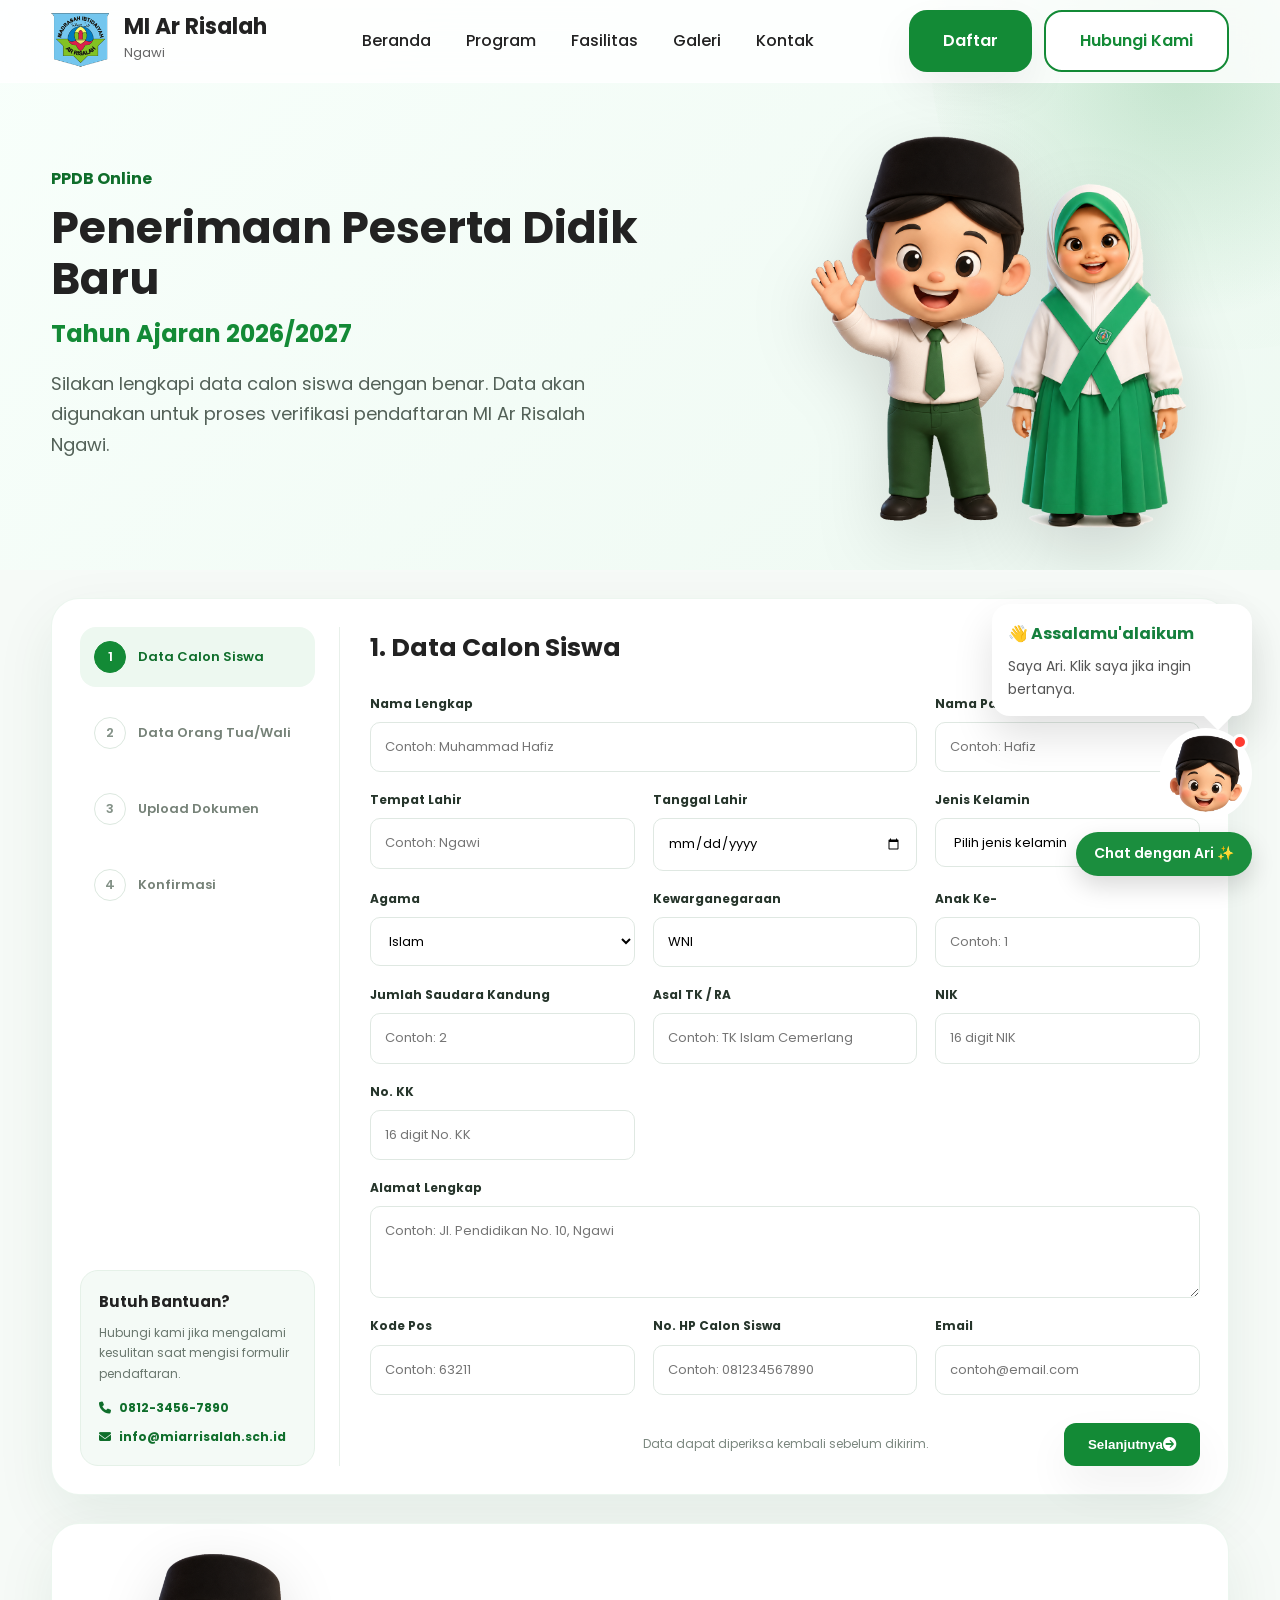
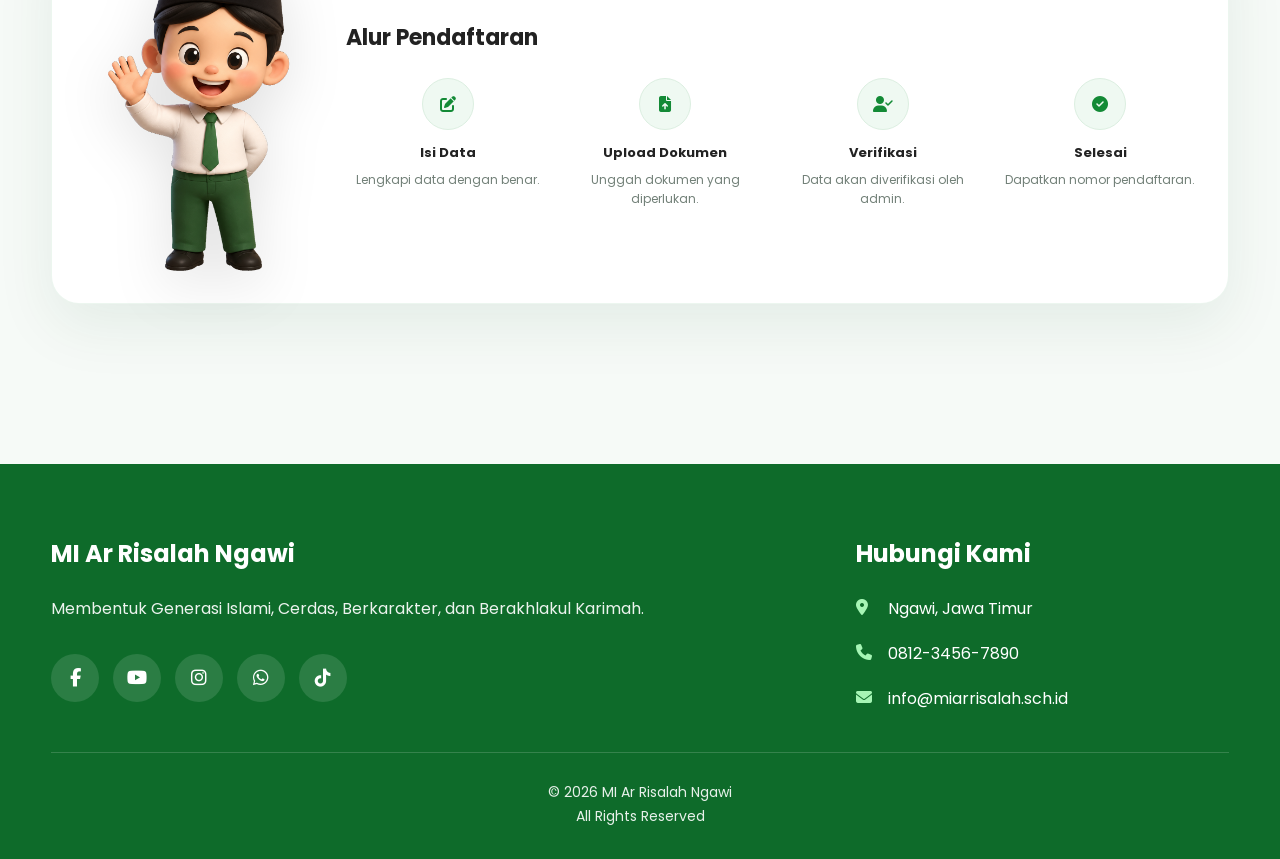
<file: mi/ppdb.html>
<!DOCTYPE html>
<html lang="id">
<head>
<meta charset="UTF-8">
<meta name="viewport" content="width=device-width, initial-scale=1.0">
<title>PPDB Online - MI Ar Risalah Ngawi</title>
<meta name="description" content="Formulir PPDB Online MI Ar Risalah Ngawi Tahun Ajaran 2026/2027">
<link rel="preconnect" href="https://fonts.googleapis.com">
<link rel="preconnect" href="https://fonts.gstatic.com" crossorigin>
<link href="https://fonts.googleapis.com/css2?family=Poppins:wght@300;400;500;600;700&display=swap" rel="stylesheet">
<link rel="stylesheet" href="https://cdnjs.cloudflare.com/ajax/libs/font-awesome/6.7.1/css/all.min.css">
<link rel="stylesheet" href="css/style.css">
<style>
:root{
--ppdb-soft:#f4fbf6;
--ppdb-line:#e8f0ea;
--ppdb-muted:#6f7f75;
}
body{background:#f6faf7;}
.ppdb-hero{padding:132px 0 42px;background:linear-gradient(135deg,#f8fffb 0%,#eef9f2 100%);position:relative;overflow:hidden;}
.ppdb-hero::after{content:"";position:absolute;right:-160px;top:-190px;width:520px;height:520px;border-radius:50%;background:radial-gradient(rgba(19,138,54,.18),transparent 68%);}
.ppdb-hero-grid{display:grid;grid-template-columns:1.2fr .8fr;align-items:center;gap:30px;position:relative;z-index:1;}
.ppdb-kicker{display:block;font-weight:700;color:#0f6e2b;margin-bottom:10px;}
.ppdb-hero h1{font-size:44px;line-height:1.16;margin-bottom:10px;}
.ppdb-year{font-size:24px;color:#138a36;font-weight:700;margin-bottom:14px;}
.ppdb-hero p{color:#536158;max-width:560px;}
.ppdb-mascot-wrap{
display:flex;
justify-content:center;
align-items:flex-end;
gap:0;
min-height:240px;
}

.ppdb-mascot{
width:min(205px,42vw);
height:auto;
object-fit:contain;
filter:drop-shadow(0 24px 34px rgba(0,0,0,.14));
animation:floatAri 3.8s ease-in-out infinite;
}

.ppdb-mascot-wrap .ppdb-mascot:first-child{
width:min(230px,45vw);
z-index:2;
transform:translateX(18px);
}

.ppdb-mascot-wrap .ppdb-mascot:last-child{
width:min(195px,39vw);
z-index:1;
transform:translateX(-18px);
animation-delay:.25s;
}
.ppdb-card{background:#fff;border-radius:28px;box-shadow:0 22px 60px rgba(13,82,35,.08);border:1px solid rgba(19,138,54,.08);}
.ppdb-shell{padding:28px 0 70px;}
.ppdb-form-layout{display:grid;grid-template-columns:260px 1fr;gap:30px;padding:28px;}
.ppdb-sidebar{border-right:1px solid var(--ppdb-line);padding-right:24px;display:flex;flex-direction:column;gap:26px;}
.ppdb-steps{display:flex;flex-direction:column;gap:16px;position:relative;}
.ppdb-step{display:flex;align-items:center;gap:12px;width:100%;padding:14px;border:0;border-radius:16px;background:transparent;text-align:left;font:inherit;color:#768278;font-weight:600;font-size:13px;cursor:pointer;transition:.25s;}
.ppdb-step span{width:32px;height:32px;border-radius:50%;display:flex;align-items:center;justify-content:center;border:1px solid #dce8df;background:#fff;color:#849288;flex-shrink:0;}
.ppdb-step.active{background:#edf8f0;color:#0f6e2b;}
.ppdb-step.active span{background:#138a36;color:#fff;border-color:#138a36;}
.ppdb-help{background:#f4faf6;border:1px solid #e5f1e8;border-radius:18px;padding:18px;margin-top:auto;}
.ppdb-help h3{font-size:15px;margin-bottom:8px;}
.ppdb-help p{font-size:12px;color:#69776e;line-height:1.7;margin-bottom:14px;}
.ppdb-help a{display:flex;align-items:center;gap:8px;color:#0f6e2b;font-weight:700;font-size:12px;margin-top:8px;}
.ppdb-main{min-width:0;}
.ppdb-panel{display:none;}
.ppdb-panel.active{display:block;}
.ppdb-panel h2{font-size:25px;margin-bottom:24px;}
.ppdb-grid{display:grid;grid-template-columns:repeat(3,1fr);gap:18px;}
.ppdb-field{display:flex;flex-direction:column;gap:8px;}
.ppdb-field.wide{grid-column:1/-1;}
.ppdb-field.half{grid-column:span 2;}
.ppdb-field label{font-size:12px;font-weight:700;color:#26352b;}
.ppdb-field input,.ppdb-field select,.ppdb-field textarea{width:100%;border:1px solid #dfe8e2;border-radius:10px;padding:13px 14px;font:inherit;font-size:13px;outline:none;background:#fff;transition:.2s;}
.ppdb-field textarea{min-height:92px;resize:vertical;}
.ppdb-field input:focus,.ppdb-field select:focus,.ppdb-field textarea:focus{border-color:#138a36;box-shadow:0 0 0 4px rgba(19,138,54,.09);}
.ppdb-actions{display:flex;justify-content:space-between;align-items:center;gap:12px;margin-top:28px;}
.ppdb-actions .btn-primary,.ppdb-actions .btn-outline{width:auto;border-radius:12px;padding:14px 24px;border:none;cursor:pointer;}
.ppdb-note{font-size:12px;color:#7b877f;}
.ppdb-upload-grid{display:grid;grid-template-columns:repeat(2,1fr);gap:18px;}
.ppdb-upload{border:1.5px dashed #cfe2d4;background:#fbfefc;border-radius:18px;padding:18px;display:flex;gap:14px;align-items:flex-start;}
.ppdb-upload i{width:42px;height:42px;border-radius:14px;background:#eaf8ee;color:#138a36;display:flex;align-items:center;justify-content:center;flex-shrink:0;}
.ppdb-upload strong{display:block;margin-bottom:6px;}
.ppdb-upload small{display:block;color:#748077;margin-bottom:12px;}
.ppdb-upload input{font-size:12px;}
.ppdb-summary{display:grid;grid-template-columns:repeat(2,1fr);gap:14px;}
.ppdb-summary div{background:#f7fbf8;border:1px solid #e5f1e8;border-radius:14px;padding:14px;}
.ppdb-summary span{display:block;font-size:12px;color:#758078;margin-bottom:4px;}
.ppdb-summary strong{font-size:14px;}
.ppdb-consent{display:flex;align-items:flex-start;gap:10px;margin-top:20px;font-size:13px;color:#5c6860;}
.ppdb-consent input{margin-top:4px;}
.ppdb-status{display:none;margin-top:18px;padding:14px 16px;border-radius:14px;font-size:13px;font-weight:600;}
.ppdb-status.show{display:block;}
.ppdb-status.ok{background:#eaf8ee;color:#0f6e2b;}
.ppdb-status.error{background:#fff1f1;color:#a72525;}
.ppdb-flow{margin-top:28px;padding:26px;display:grid;grid-template-columns:240px 1fr;gap:28px;align-items:center;}
.ppdb-flow img{width:190px;margin:auto;filter:drop-shadow(0 16px 28px rgba(0,0,0,.12));}
.ppdb-flow h2{font-size:22px;margin-bottom:22px;}
.ppdb-flow-list{display:grid;grid-template-columns:repeat(4,1fr);gap:14px;}
.ppdb-flow-item{text-align:center;position:relative;}
.ppdb-flow-icon{width:52px;height:52px;border-radius:50%;background:#eff9f2;border:1px solid #dcefe1;color:#138a36;display:flex;align-items:center;justify-content:center;margin:0 auto 12px;}
.ppdb-flow-item strong{display:block;font-size:13px;margin-bottom:5px;}
.ppdb-flow-item p{font-size:12px;color:#728078;line-height:1.6;}
.ppdb-chat-intro strong{color:#138a36;}
@media(max-width:980px){.ppdb-hero-grid,.ppdb-form-layout,.ppdb-flow{grid-template-columns:1fr}.ppdb-sidebar{border-right:0;border-bottom:1px solid var(--ppdb-line);padding-right:0;padding-bottom:20px}.ppdb-steps{display:grid;grid-template-columns:repeat(2,1fr)}.ppdb-grid{grid-template-columns:repeat(2,1fr)}.ppdb-flow-list{grid-template-columns:repeat(2,1fr)}}
@media(max-width:768px){.ppdb-hero{padding-top:112px}.ppdb-hero h1{font-size:34px}.ppdb-year{font-size:20px}.ppdb-form-layout{padding:18px}.ppdb-steps{grid-template-columns:1fr}.ppdb-grid,.ppdb-upload-grid,.ppdb-summary{grid-template-columns:1fr}.ppdb-field.half{grid-column:1/-1}.ppdb-flow{padding:20px}.ppdb-flow-list{grid-template-columns:1fr}.ppdb-actions{flex-direction:column-reverse;align-items:stretch}.ppdb-actions .btn-primary,.ppdb-actions .btn-outline{width:100%}.ari-chat{height:78dvh}

.ppdb-mascot-wrap .ppdb-mascot:first-child{
width:46vw;
transform:translateX(12px);
}

.ppdb-mascot-wrap .ppdb-mascot:last-child{
width:39vw;
transform:translateX(-12px);
}

}
</style>
</head>
<body>
<header class="header">
<div class="container">
<div class="logo">
<img src="assets/img/logo.png" alt="Logo MI Ar Risalah">
<div class="logo-text">
<h2>MI Ar Risalah</h2>
<span>Ngawi</span>
</div>
</div>
<nav>
<a href="index.html#hero">Beranda</a>
<a href="index.html#program">Program</a>
<a href="index.html#facility">Fasilitas</a>
<a href="index.html#gallery">Galeri</a>
<a href="index.html#contact">Kontak</a>
</nav>
<div class="header-button">
<a href="ppdb.html" class="btn-primary">Daftar</a>
<a href="index.html#contact" class="btn-outline">Hubungi Kami</a>
</div>
</div>
</header>

<main>
<section class="ppdb-hero hero" id="hero">
<div class="container ppdb-hero-grid">
<div>
<span class="ppdb-kicker">PPDB Online</span>
<h1>Penerimaan Peserta Didik Baru</h1>
<div class="ppdb-year">Tahun Ajaran 2026/2027</div>
<p>Silakan lengkapi data calon siswa dengan benar. Data akan digunakan untuk proses verifikasi pendaftaran MI Ar Risalah Ngawi.</p>
</div>
<div class="ppdb-mascot-wrap">
<img class="ppdb-mascot" src="assets/mascot/ari.png" alt="maskot ari">
<img class="ppdb-mascot" src="assets/mascot/risa.png" alt="maskot risa">
</div>
</div>
</section>

<section class="ppdb-shell section">
<div class="container">
<form class="ppdb-card ppdb-form-layout" id="ppdbForm">
<aside class="ppdb-sidebar">
<div class="ppdb-steps" aria-label="Tahapan formulir PPDB">
<button class="ppdb-step active" type="button" data-step="0"><span>1</span>Data Calon Siswa</button>
<button class="ppdb-step" type="button" data-step="1"><span>2</span>Data Orang Tua/Wali</button>
<button class="ppdb-step" type="button" data-step="2"><span>3</span>Upload Dokumen</button>
<button class="ppdb-step" type="button" data-step="3"><span>4</span>Konfirmasi</button>
</div>
<div class="ppdb-help">
<h3>Butuh Bantuan?</h3>
<p>Hubungi kami jika mengalami kesulitan saat mengisi formulir pendaftaran.</p>
<a href="tel:081234567890"><i class="fa-solid fa-phone"></i>0812-3456-7890</a>
<a href="mailto:info@miarrisalah.sch.id"><i class="fa-solid fa-envelope"></i>info@miarrisalah.sch.id</a>
</div>
</aside>

<div class="ppdb-main">
<div class="ppdb-panel active" data-panel="0">
<h2>1. Data Calon Siswa</h2>
<div class="ppdb-grid">
<div class="ppdb-field half"><label>Nama Lengkap</label><input name="nama_lengkap" type="text" placeholder="Contoh: Muhammad Hafiz" required></div>
<div class="ppdb-field"><label>Nama Panggilan</label><input name="nama_panggilan" type="text" placeholder="Contoh: Hafiz"></div>
<div class="ppdb-field"><label>Tempat Lahir</label><input name="tempat_lahir" type="text" placeholder="Contoh: Ngawi" required></div>
<div class="ppdb-field"><label>Tanggal Lahir</label><input name="tanggal_lahir" type="date" required></div>
<div class="ppdb-field"><label>Jenis Kelamin</label><select name="jenis_kelamin" required><option value="">Pilih jenis kelamin</option><option>Laki-laki</option><option>Perempuan</option></select></div>
<div class="ppdb-field"><label>Agama</label><select name="agama" required><option>Islam</option></select></div>
<div class="ppdb-field"><label>Kewarganegaraan</label><input name="kewarganegaraan" type="text" value="WNI"></div>
<div class="ppdb-field"><label>Anak Ke-</label><input name="anak_ke" type="number" min="1" placeholder="Contoh: 1"></div>
<div class="ppdb-field"><label>Jumlah Saudara Kandung</label><input name="jumlah_saudara" type="number" min="0" placeholder="Contoh: 2"></div>
<div class="ppdb-field"><label>Asal TK / RA</label><input name="asal_sekolah" type="text" placeholder="Contoh: TK Islam Cemerlang"></div>
<div class="ppdb-field"><label>NIK</label><input name="nik" type="text" inputmode="numeric" maxlength="16" placeholder="16 digit NIK"></div>
<div class="ppdb-field"><label>No. KK</label><input name="no_kk" type="text" inputmode="numeric" maxlength="16" placeholder="16 digit No. KK"></div>
<div class="ppdb-field wide"><label>Alamat Lengkap</label><textarea name="alamat" placeholder="Contoh: Jl. Pendidikan No. 10, Ngawi" required></textarea></div>
<div class="ppdb-field"><label>Kode Pos</label><input name="kode_pos" type="text" inputmode="numeric" placeholder="Contoh: 63211"></div>
<div class="ppdb-field"><label>No. HP Calon Siswa</label><input name="hp_siswa" type="tel" placeholder="Contoh: 081234567890"></div>
<div class="ppdb-field"><label>Email</label><input name="email" type="email" placeholder="contoh@email.com"></div>
</div>
</div>

<div class="ppdb-panel" data-panel="1">
<h2>2. Data Orang Tua / Wali</h2>
<div class="ppdb-grid">
<div class="ppdb-field"><label>Nama Ayah</label><input name="nama_ayah" type="text" placeholder="Nama lengkap ayah" required></div>
<div class="ppdb-field"><label>Pekerjaan Ayah</label><input name="pekerjaan_ayah" type="text" placeholder="Contoh: Wiraswasta"></div>
<div class="ppdb-field"><label>No. HP Ayah</label><input name="hp_ayah" type="tel" placeholder="0812xxxx"></div>
<div class="ppdb-field"><label>Nama Ibu</label><input name="nama_ibu" type="text" placeholder="Nama lengkap ibu" required></div>
<div class="ppdb-field"><label>Pekerjaan Ibu</label><input name="pekerjaan_ibu" type="text" placeholder="Contoh: Guru"></div>
<div class="ppdb-field"><label>No. HP Ibu</label><input name="hp_ibu" type="tel" placeholder="0812xxxx"></div>
<div class="ppdb-field"><label>Nama Wali</label><input name="nama_wali" type="text" placeholder="Isi jika tinggal dengan wali"></div>
<div class="ppdb-field"><label>Hubungan Wali</label><input name="hubungan_wali" type="text" placeholder="Contoh: Paman"></div>
<div class="ppdb-field"><label>No. HP Wali</label><input name="hp_wali" type="tel" placeholder="0812xxxx"></div>
<div class="ppdb-field wide"><label>Alamat Orang Tua / Wali</label><textarea name="alamat_ortu" placeholder="Kosongkan jika sama dengan alamat calon siswa"></textarea></div>
</div>
</div>

<div class="ppdb-panel" data-panel="2">
<h2>3. Upload Dokumen</h2>
<div class="ppdb-upload-grid">
<label class="ppdb-upload"><i class="fa-solid fa-id-card"></i><div><strong>Akta Kelahiran</strong><small>Format JPG, PNG, atau PDF.</small><input name="akta" type="file" accept=".jpg,.jpeg,.png,.pdf"></div></label>
<label class="ppdb-upload"><i class="fa-solid fa-address-card"></i><div><strong>Kartu Keluarga</strong><small>Unggah scan/foto KK terbaru.</small><input name="kk" type="file" accept=".jpg,.jpeg,.png,.pdf"></div></label>
<label class="ppdb-upload"><i class="fa-solid fa-image-portrait"></i><div><strong>Pas Foto Anak</strong><small>Foto rapi calon siswa.</small><input name="pas_foto" type="file" accept=".jpg,.jpeg,.png"></div></label>
<label class="ppdb-upload"><i class="fa-solid fa-file-lines"></i><div><strong>Ijazah TK / RA</strong><small>Opsional jika sudah tersedia.</small><input name="ijazah" type="file" accept=".jpg,.jpeg,.png,.pdf"></div></label>
</div>
<p class="ppdb-note" style="margin-top:16px;">Catatan: upload dokumen masih dummy untuk UI. Saat integrasi Google Sheet final, file bisa diarahkan ke Google Drive atau dikirim sebagai link.</p>
</div>

<div class="ppdb-panel" data-panel="3">
<h2>4. Konfirmasi Pendaftaran</h2>
<div class="ppdb-summary" id="ppdbSummary">
<div><span>Nama Calon Siswa</span><strong>-</strong></div>
<div><span>Tempat, Tanggal Lahir</span><strong>-</strong></div>
<div><span>Jenis Kelamin</span><strong>-</strong></div>
<div><span>Asal TK / RA</span><strong>-</strong></div>
<div><span>Nama Ayah</span><strong>-</strong></div>
<div><span>Nama Ibu</span><strong>-</strong></div>
</div>
<label class="ppdb-consent"><input type="checkbox" name="persetujuan" required><span>Saya menyatakan data yang diisi benar dan bersedia mengikuti proses verifikasi PPDB MI Ar Risalah Ngawi.</span></label>
<div class="ppdb-status" id="ppdbStatus"></div>
</div>

<div class="ppdb-actions">
<button class="btn-outline" type="button" id="prevStep" style="visibility:hidden"><i class="fa-solid fa-arrow-left"></i> Sebelumnya</button>
<span class="ppdb-note">Data dapat diperiksa kembali sebelum dikirim.</span>
<button class="btn-primary" type="button" id="nextStep">Selanjutnya <i class="fa-solid fa-circle-arrow-right"></i></button>
</div>
</div>
</form>

<section class="ppdb-card ppdb-flow">
<img src="assets/mascot/ari.png" alt="Ari membantu PPDB">
<div>
<h2>Alur Pendaftaran</h2>
<div class="ppdb-flow-list">
<div class="ppdb-flow-item"><div class="ppdb-flow-icon"><i class="fa-solid fa-pen-to-square"></i></div><strong>Isi Data</strong><p>Lengkapi data dengan benar.</p></div>
<div class="ppdb-flow-item"><div class="ppdb-flow-icon"><i class="fa-solid fa-file-arrow-up"></i></div><strong>Upload Dokumen</strong><p>Unggah dokumen yang diperlukan.</p></div>
<div class="ppdb-flow-item"><div class="ppdb-flow-icon"><i class="fa-solid fa-user-check"></i></div><strong>Verifikasi</strong><p>Data akan diverifikasi oleh admin.</p></div>
<div class="ppdb-flow-item"><div class="ppdb-flow-icon"><i class="fa-solid fa-circle-check"></i></div><strong>Selesai</strong><p>Dapatkan nomor pendaftaran.</p></div>
</div>
</div>
</section>
</div>
</section>
</main>

<footer class="footer">
<div class="container">
<div class="footer-grid">
<div>
<h3>MI Ar Risalah Ngawi</h3>
<p>Membentuk Generasi Islami, Cerdas, Berkarakter, dan Berakhlakul Karimah.</p>
<div class="social">
<a href="#"><i class="fab fa-facebook-f"></i></a>
<a href="#"><i class="fab fa-youtube"></i></a>
<a href="#"><i class="fab fa-instagram"></i></a>
<a href="#"><i class="fab fa-whatsapp"></i></a>
<a href="#"><i class="fab fa-tiktok"></i></a>
</div>
</div>
<div>
<h3>Hubungi Kami</h3>
<ul class="contact">
<li><i class="fa-solid fa-location-dot"></i>Ngawi, Jawa Timur</li>
<li><i class="fa-solid fa-phone"></i>0812-3456-7890</li>
<li><i class="fa-solid fa-envelope"></i>info@miarrisalah.sch.id</li>
</ul>
</div>
</div>
<div class="copyright">© 2026 MI Ar Risalah Ngawi<br>All Rights Reserved</div>
</div>
</footer>

<div class="ari-launcher" id="ariLauncher">
<div class="ari-bubble">
<div class="bubble-title">👋 Assalamu'alaikum</div>
<div class="bubble-text" id="bubbleText">Saya Ari. Klik saya jika ingin bertanya seputar PPDB.</div>
</div>
<div class="ari-avatar"><span class="online-dot"></span><img src="assets/mascot/icon-ari.png" alt="Ari"></div>
<div class="ari-label">Chat dengan Ari ✨</div>
</div>

<div class="ari-chat" id="ariChat">
<div class="ari-chat-header">
<div class="ari-chat-profile">
<img src="assets/mascot/icon-ari.png" alt="Ari">
<div><h3>Ari</h3><span>Asisten Virtual MI Ar Risalah</span><small><span class="online-status"></span>Online</small></div>
</div>
<button id="closeChat" type="button"><i class="fa-solid fa-xmark"></i></button>
</div>
<div class="ari-chat-body" id="chatBody">
<div class="ari-message-left">
<img src="assets/mascot/icon-ari.png" alt="Ari">
<div class="chat-bubble ppdb-chat-intro"><strong>PPDB Online siap dibantu.</strong><br><br>Saya bisa membantu menjelaskan alur pendaftaran, dokumen, dan kontak sekolah.</div>
</div>
</div>
<div class="ari-quick">
<button data-topic="ppdb">📋 Isi Data</button>
<button data-topic="dokumen">📎 Dokumen</button>
<button data-topic="verifikasi">✅ Verifikasi</button>
<button data-topic="kontak">☎ Kontak</button>
</div>
<div class="ari-chat-input">
<input id="chatInput" type="text" placeholder="Tanyakan di sini...">
<button id="sendMessage" type="button"><i class="fa-solid fa-paper-plane"></i></button>
</div>
</div>

<script>
const GOOGLE_SHEET_WEB_APP_URL = "PASTE_URL_GOOGLE_APPS_SCRIPT_DI_SINI";
const form = document.getElementById("ppdbForm");
const panels = Array.from(document.querySelectorAll(".ppdb-panel"));
const steps = Array.from(document.querySelectorAll(".ppdb-step"));
const prevBtn = document.getElementById("prevStep");
const nextBtn = document.getElementById("nextStep");
const statusBox = document.getElementById("ppdbStatus");
let currentStep = 0;

function setStep(index){
currentStep = Math.max(0, Math.min(index, panels.length - 1));
panels.forEach((panel, i) => panel.classList.toggle("active", i === currentStep));
steps.forEach((step, i) => step.classList.toggle("active", i === currentStep));
prevBtn.style.visibility = currentStep === 0 ? "hidden" : "visible";
nextBtn.innerHTML = currentStep === panels.length - 1 ? 'Kirim Pendaftaran <i class="fa-solid fa-paper-plane"></i>' : 'Selanjutnya <i class="fa-solid fa-circle-arrow-right"></i>';
if(currentStep === panels.length - 1){ updateSummary(); }
}

function currentPanelIsValid(){
const fields = panels[currentStep].querySelectorAll("input,select,textarea");
for(const field of fields){
if(!field.checkValidity()){
field.reportValidity();
return false;
}
}
return true;
}

function fieldValue(name){
const field = form.elements[name];
return field ? field.value || "-" : "-";
}

function updateSummary(){
const rows = document.querySelectorAll("#ppdbSummary strong");
const ttl = `${fieldValue("tempat_lahir")}, ${fieldValue("tanggal_lahir")}`;
const values = [fieldValue("nama_lengkap"), ttl, fieldValue("jenis_kelamin"), fieldValue("asal_sekolah"), fieldValue("nama_ayah"), fieldValue("nama_ibu")];
rows.forEach((row, i) => row.textContent = values[i] || "-");
}

async function submitDummy(){
if(!currentPanelIsValid()) return;
statusBox.className = "ppdb-status show ok";
statusBox.textContent = "Mode dummy: data berhasil disiapkan. Nanti URL Google Apps Script tinggal dipasang untuk kirim otomatis ke Google Sheet.";

const payload = new FormData(form);
payload.append("submitted_at", new Date().toISOString());

if(GOOGLE_SHEET_WEB_APP_URL.includes("PASTE_URL")){
console.log("PPDB dummy payload", Object.fromEntries(payload.entries()));
return;
}

try{
await fetch(GOOGLE_SHEET_WEB_APP_URL, { method:"POST", body:payload, mode:"no-cors" });
statusBox.className = "ppdb-status show ok";
statusBox.textContent = "Pendaftaran berhasil dikirim. Admin akan melakukan verifikasi data.";
form.reset();
setStep(0);
}catch(error){
statusBox.className = "ppdb-status show error";
statusBox.textContent = "Data belum terkirim. Silakan coba lagi atau hubungi admin sekolah.";
}
}

steps.forEach(step => step.addEventListener("click", () => {
const target = Number(step.dataset.step);
if(target <= currentStep || currentPanelIsValid()) setStep(target);
}));
prevBtn.addEventListener("click", () => setStep(currentStep - 1));
nextBtn.addEventListener("click", () => currentStep === panels.length - 1 ? submitDummy() : (currentPanelIsValid() && setStep(currentStep + 1)));

const header = document.querySelector(".header");
window.addEventListener("scroll", () => {
if(window.scrollY > 30){
header.style.background = "rgba(255,255,255,.94)";
header.style.boxShadow = "0 15px 40px rgba(0,0,0,.08)";
}else{
header.style.background = "rgba(255,255,255,.82)";
header.style.boxShadow = "none";
}
});

document.querySelectorAll(".section").forEach(section => {
section.classList.add("fade-up");
});
const observer = new IntersectionObserver(entries => {
entries.forEach(entry => {
if(entry.isIntersecting){ entry.target.classList.add("show"); }
});
},{ threshold:.12 });
document.querySelectorAll(".fade-up").forEach(section => observer.observe(section));

/* ===================================================
ARI LAUNCHER + JSON ASSISTANT
=================================================== */

const launcher = document.getElementById("ariLauncher");
const bubbleBox = document.querySelector(".ari-bubble");
const chatWindow = document.getElementById("ariChat");
const closeChat = document.getElementById("closeChat");
const chatBody = document.getElementById("chatBody");
const chatInput = document.getElementById("chatInput");
const sendMessage = document.getElementById("sendMessage");
const ARI_ICON = "assets/mascot/icon-ari.png";

const bubbleMessages = [
    "Saya Ari. Klik saya jika ingin bertanya.",
    "Saya bisa menjelaskan program unggulan.",
    "Tanya seputar PPDB juga bisa.",
    "Ingin tahu fasilitas sekolah?",
    "Silakan klik saya kapan saja."
];

const assistantData = {
    school: null,
    program: [],
    facility: [],
    faq: [],
    ppdb: null,
    teachers: [],
    extracurricular: []
};

let bubbleIndex = 0;
let bubbleHideTimer = null;
let bubbleDisplayTimer = null;
let assistantReady = false;

function injectAssistantStyle() {
    if (document.getElementById("ariAssistantStyle")) return;

    const style = document.createElement("style");
    style.id = "ariAssistantStyle";
    style.textContent = `
        .ari-user-message{justify-content:flex-end;}
        .ari-user-message .chat-bubble{background:#138A36;color:#fff;margin-left:auto;}
        .typing-bubble{display:flex;gap:5px;align-items:center;padding:14px 16px;min-width:58px;}
        .typing-bubble span{width:7px;height:7px;border-radius:50%;background:#9ca3af;animation:typingDot 1s infinite ease-in-out;}
        .typing-bubble span:nth-child(2){animation-delay:.15s;}
        .typing-bubble span:nth-child(3){animation-delay:.3s;}
        .chat-bubble ul{margin:8px 0 0 18px;list-style:disc;}
        .chat-bubble li{margin:4px 0;}
        .chat-bubble a{color:#138A36;font-weight:700;}
        @keyframes typingDot{0%,80%,100%{opacity:.35;transform:translateY(0);}40%{opacity:1;transform:translateY(-4px);}}
    `;
    document.head.appendChild(style);
}

function escapeHtml(value) {
    return String(value || "").replace(/[&<>"]/g, char => ({"&":"&amp;","<":"&lt;",">":"&gt;","\"":"&quot;"}[char]));
}

async function loadJson(path, fallback) {
    try {
        const response = await fetch(path, { cache: "no-store" });
        if (!response.ok) throw new Error(path);
        return await response.json();
    } catch (error) {
        return fallback;
    }
}

async function loadAssistantData() {
    const [school, program, facility, faq, ppdb, teachers, extracurricular] = await Promise.all([
        loadJson("data/school.json", null),
        loadJson("data/program.json", []),
        loadJson("data/facility.json", []),
        loadJson("data/faq.json", []),
        loadJson("data/ppdb.json", null),
        loadJson("data/teachers.json", []),
        loadJson("data/extracurricular.json", [])
    ]);

    assistantData.school = school;
    assistantData.program = Array.isArray(program) ? program : [];
    assistantData.facility = Array.isArray(facility) ? facility : [];
    assistantData.faq = Array.isArray(faq) ? faq : [];
    assistantData.ppdb = ppdb;
    assistantData.teachers = Array.isArray(teachers) ? teachers : [];
    assistantData.extracurricular = Array.isArray(extracurricular) ? extracurricular : [];
    assistantReady = true;
}

function listItems(items, titleKey = "title") {
    if (!items || !items.length) return "Datanya belum tersedia.";
    return `<ul>${items.map(item => `<li><strong>${escapeHtml(item[titleKey] || item.name || item.question)}</strong>${item.summary ? `<br>${escapeHtml(item.summary)}` : ""}</li>`).join("")}</ul>`;
}

function formatSchool() {
    const school = assistantData.school;
    if (!school) return "Info sekolah belum tersedia di database.";
    return `<strong>${escapeHtml(school.name)}</strong><br>${escapeHtml(school.tagline)}<br><br><strong>Kontak:</strong><br>${escapeHtml(school.phone)}<br>${escapeHtml(school.email)}<br>${escapeHtml(school.address)}`;
}

function formatPPDB() {
    const ppdb = assistantData.ppdb;
    if (!ppdb) return "Info PPDB belum tersedia di database.";
    return `<strong>PPDB Tahun Ajaran ${escapeHtml(ppdb.academic_year)}</strong><br>Status: ${escapeHtml(ppdb.status)}<br><br><strong>Alur:</strong><ul>${(ppdb.steps || []).map(step => `<li>${escapeHtml(step)}</li>`).join("")}</ul><strong>Dokumen:</strong><ul>${(ppdb.documents || []).map(doc => `<li>${escapeHtml(doc)}</li>`).join("")}</ul>`;
}

function formatItem(item, type) {
    if (type === "faq") return `<strong>${escapeHtml(item.question)}</strong><br>${escapeHtml(item.answer)}`;
    if (type === "teacher") return `<strong>${escapeHtml(item.name)}</strong><br>${escapeHtml(item.role)}${item.subject ? ` - ${escapeHtml(item.subject)}` : ""}<br>${escapeHtml(item.summary)}`;
    if (type === "extracurricular") return `<strong>${escapeHtml(item.name)}</strong><br>Jadwal: ${escapeHtml(item.schedule || "Menyesuaikan")}.<br>${escapeHtml(item.summary)}`;
    return `<strong>${escapeHtml(item.title || item.name)}</strong><br>${escapeHtml(item.summary)}${item.details ? `<ul>${item.details.map(detail => `<li>${escapeHtml(detail)}</li>`).join("")}</ul>` : ""}`;
}

function answerTopic(topic) {
    const key = String(topic || "").toLowerCase();
    if (key.includes("program")) return `<strong>Program unggulan kami:</strong>${listItems(assistantData.program, "title")}`;
    if (key.includes("fasilitas") || key.includes("facility")) return `<strong>Fasilitas sekolah:</strong>${listItems(assistantData.facility, "name")}`;
    if (key.includes("ppdb") || key.includes("daftar") || key.includes("dokumen") || key.includes("verifikasi")) return formatPPDB();
    if (key.includes("guru") || key.includes("teacher")) return `<strong>Data guru sementara:</strong>${listItems(assistantData.teachers, "name")}`;
    if (key.includes("ekskul") || key.includes("extra")) return `<strong>Ekstrakurikuler:</strong>${listItems(assistantData.extracurricular, "name")}`;
    if (key.includes("kontak") || key.includes("alamat")) return formatSchool();
    return "Silakan pilih menu atau ketik pertanyaan tentang program, PPDB, fasilitas, guru, ekstrakurikuler, atau kontak sekolah.";
}

function scoreText(query, values) {
    const source = values.filter(Boolean).join(" ").toLowerCase();
    const words = query.split(/\s+/).filter(word => word.length > 2);
    return words.reduce((score, word) => score + (source.includes(word) ? 1 : 0), 0);
}

function findAnswer(question) {
    const query = question.toLowerCase().trim();
    if (!query) return "Silakan tulis pertanyaan dulu ya.";

    if (/ppdb|daftar|pendaftaran|dokumen|syarat|verifikasi/.test(query)) return formatPPDB();
    if (/kontak|telepon|whatsapp|wa|email|alamat|lokasi/.test(query)) return formatSchool();
    if (/program|unggulan/.test(query)) return answerTopic("program");
    if (/fasilitas|lab|perpus|mushola|uks|kantin|lapangan/.test(query)) return answerTopic("fasilitas");
    if (/guru|ustadz|ustadzah|wali kelas|kepala/.test(query)) return answerTopic("guru");
    if (/ekskul|ekstrakurikuler|pramuka|hadrah|olahraga|komputer/.test(query)) return answerTopic("ekskul");

    const collections = [
        ["program", assistantData.program],
        ["facility", assistantData.facility],
        ["faq", assistantData.faq],
        ["teacher", assistantData.teachers],
        ["extracurricular", assistantData.extracurricular]
    ];

    let best = null;
    collections.forEach(([type, items]) => {
        items.forEach(item => {
            const score = scoreText(query, [item.title, item.name, item.question, item.summary, item.answer, item.role, item.subject, ...(item.keywords || [])]);
            if (score > 0 && (!best || score > best.score)) best = { type, item, score };
        });
    });

    if (best) return formatItem(best.item, best.type);
    return "Maaf, saya belum menemukan jawaban yang pas di database. Coba tanyakan dengan kata kunci seperti tahfidz, PPDB, dokumen, fasilitas, guru, ekstrakurikuler, atau kontak.";
}

function addChatMessage(text, fromUser = false, asHtml = false) {
    if (!chatBody) return;
    const row = document.createElement("div");
    row.className = fromUser ? "ari-message-left ari-user-message" : "ari-message-left";
    row.innerHTML = fromUser
        ? `<div class="chat-bubble">${escapeHtml(text)}</div>`
        : `<img src="${ARI_ICON}" alt="Ari"><div class="chat-bubble">${asHtml ? text : escapeHtml(text)}</div>`;
    chatBody.appendChild(row);
    row.scrollIntoView({ behavior: "smooth", block: "end" });
}

function showTyping() {
    const row = document.createElement("div");
    row.className = "ari-message-left ari-typing";
    row.innerHTML = `<img src="${ARI_ICON}" alt="Ari"><div class="chat-bubble typing-bubble"><span></span><span></span><span></span></div>`;
    chatBody.appendChild(row);
    row.scrollIntoView({ behavior: "smooth", block: "end" });
    return row;
}

function replyWithTyping(answer) {
    const typing = showTyping();
    setTimeout(() => {
        typing.remove();
        addChatMessage(answer, false, true);
    }, 700 + Math.min(String(answer).length * 4, 500));
}

async function respondToQuestion(question) {
    if (!assistantReady) {
        await loadAssistantData();
    }
    replyWithTyping(findAnswer(question));
}

function setBubbleText() {
    const bubbleText = bubbleBox.querySelector(".bubble-text");
    if (!bubbleText) return;
    bubbleText.textContent = bubbleMessages[bubbleIndex];
    bubbleIndex = (bubbleIndex + 1) % bubbleMessages.length;
}

function showBubble() {
    if (!bubbleBox || chatWindow.classList.contains("show")) return;
    clearTimeout(bubbleHideTimer);
    clearTimeout(bubbleDisplayTimer);
    setBubbleText();
    bubbleBox.style.display = "block";
    bubbleBox.style.opacity = "0";
    bubbleBox.style.transform = "translateY(20px)";
    bubbleDisplayTimer = setTimeout(() => {
        bubbleBox.style.opacity = "1";
        bubbleBox.style.transform = "translateY(0)";
    }, 30);
    bubbleHideTimer = setTimeout(hideBubble, 5000);
}

function hideBubble() {
    if (!bubbleBox) return;
    clearTimeout(bubbleHideTimer);
    bubbleBox.style.opacity = "0";
    bubbleBox.style.transform = "translateY(15px)";
    bubbleDisplayTimer = setTimeout(() => {
        bubbleBox.style.display = "none";
    }, 400);
}

function openChat() {
    if (!launcher || !chatWindow) return;
    clearTimeout(bubbleHideTimer);
    clearTimeout(bubbleDisplayTimer);
    if (bubbleBox) bubbleBox.style.display = "none";
    launcher.style.transform = "scale(.85)";
    launcher.style.opacity = "0";
    setTimeout(() => {
        launcher.style.display = "none";
        chatWindow.classList.add("show");
    }, 250);
}

function closeChatWindow() {
    if (!launcher || !chatWindow) return;
    chatWindow.classList.remove("show");
    setTimeout(() => {
        launcher.style.display = "flex";
        launcher.style.opacity = "1";
        launcher.style.transform = "scale(1)";
        showBubble();
    }, 250);
}

function sendUserMessage() {
    const value = chatInput.value.trim();
    if (!value) return;
    addChatMessage(value, true);
    chatInput.value = "";
    respondToQuestion(value);
}

if (launcher && bubbleBox && chatWindow && closeChat) {
    injectAssistantStyle();
    loadAssistantData();

    launcher.addEventListener("click", openChat);
    closeChat.addEventListener("click", closeChatWindow);

    document.querySelectorAll(".ari-quick button").forEach(button => {
        button.addEventListener("click", () => {
            const topic = button.dataset.topic || button.dataset.reply || button.textContent;
            respondToQuestion(topic);
        });
    });

    if (sendMessage && chatInput) {
        sendMessage.addEventListener("click", sendUserMessage);
        chatInput.addEventListener("keydown", event => {
            if (event.key === "Enter") sendUserMessage();
        });
    }

    window.addEventListener("load", showBubble);
    if (document.readyState !== "loading") showBubble();
}</script>
</body>
</html>
</file>
<file: mi/css/style.css>
/* =====================================================
   EDULITE v1.0
   MI Ar Risalah Ngawi
===================================================== */

:root{

--primary:#138A36;
--primary-dark:#0F6E2B;
--primary-light:#EAF8EE;

--secondary:#F7FAF8;

--white:#ffffff;

--text:#222;

--text-light:#666;

--border:#E8E8E8;

--shadow:
0 20px 45px rgba(0,0,0,.06);

--radius:24px;

--transition:.35s;

}

/* =====================================================
RESET
===================================================== */

*{
margin:0;
padding:0;
box-sizing:border-box;
}

html{

scroll-behavior:smooth;

}

body{

font-family:'Poppins',sans-serif;

background:#F6FAF7;

color:var(--text);

line-height:1.7;

overflow-x:hidden;

}

img{

display:block;

width:100%;

}

a{

text-decoration:none;

color:inherit;

}

ul{

list-style:none;

}

.container{

width:min(1180px,92%);

margin:auto;

}

/* =====================================================
BUTTON
===================================================== */

.btn-primary{

display:inline-flex;

align-items:center;

justify-content:center;

padding:15px 34px;

border-radius:18px;

background:var(--primary);

color:white;

font-weight:600;

transition:var(--transition);

box-shadow:var(--shadow);

}

.btn-primary:hover{

background:var(--primary-dark);

transform:translateY(-4px);

}

.btn-outline{

display:inline-flex;

align-items:center;

justify-content:center;

padding:15px 34px;

border-radius:18px;

border:2px solid var(--primary);

font-weight:600;

transition:var(--transition);

color:var(--primary);

background:white;

}

.btn-outline:hover{

background:var(--primary);

color:white;

transform:translateY(-4px);

}

/* =====================================================
HEADER
===================================================== */

.header{

position:fixed;

top:0;

left:0;

right:0;

z-index:1000;

background:rgba(255,255,255,.82);

backdrop-filter:blur(18px);

border-bottom:1px solid rgba(255,255,255,.4);

}

.header .container{

display:flex;

justify-content:space-between;

align-items:center;

height:82px;

}

.logo{

display:flex;

align-items:center;

gap:15px;

}

.logo img{

width:58px;

}

.logo-text h2{

font-size:22px;

font-weight:700;

line-height:1;

}

.logo-text span{

font-size:13px;

color:var(--text-light);

}

nav{

display:flex;

gap:35px;

}

nav a{

font-weight:500;

transition:var(--transition);

position:relative;

}

nav a:hover{

color:var(--primary);

}

nav a::after{

content:"";

position:absolute;

left:0;

bottom:-8px;

width:0;

height:3px;

border-radius:20px;

background:var(--primary);

transition:.3s;

}

nav a:hover::after{

width:100%;

}

.header-button{

display:flex;

gap:12px;

}

/* =====================================================
HERO
===================================================== */

.hero{

padding-top:150px;

padding-bottom:100px;

position:relative;

overflow:hidden;

}

.hero::before{

content:"";

position:absolute;

width:600px;

height:600px;

background:radial-gradient(var(--primary-light),transparent);

right:-250px;

top:-250px;

border-radius:50%;

}

.hero-grid{

display:grid;

grid-template-columns:1.1fr .9fr;

align-items:center;

gap:60px;

}

.badge{

display:inline-block;

padding:10px 20px;

border-radius:50px;

background:var(--primary-light);

color:var(--primary);

font-weight:600;

margin-bottom:20px;

}

.hero h1{

font-size:58px;

line-height:1.1;

margin-bottom:25px;

font-weight:700;

}

.hero p{

font-size:18px;

color:var(--text-light);

margin-bottom:35px;

max-width:560px;

}

.hero-button{

display:flex;

gap:18px;

margin-bottom:40px;

flex-wrap:wrap;

}

.hero-feature{

display:flex;

gap:15px;

flex-wrap:wrap;

}

.hero-feature div{

background:white;

padding:14px 18px;

border-radius:18px;

box-shadow:var(--shadow);

font-weight:500;

display:flex;

align-items:center;

gap:10px;

transition:.3s;

}

.hero-feature div:hover{

transform:translateY(-6px);

}

.hero-feature i{

color:var(--primary);

}

.principal-card{

background:white;

padding:35px;

border-radius:32px;

box-shadow:var(--shadow);

text-align:center;

}

.principal-card img{

width:280px;

margin:auto;

margin-bottom:25px;

}

.principal-card h3{

font-size:24px;

margin-bottom:10px;

}

.principal-card p{

color:var(--text-light);

}

/* =====================================================
SECTION
===================================================== */

.section{

padding:90px 0;

}

.section-light{

background:#FBFCFB;

}

.section-title{

text-align:center;

margin-bottom:60px;

}

.section-title h2{

font-size:40px;

font-weight:700;

margin-bottom:15px;

}

.section-title p{

max-width:650px;

margin:auto;

color:var(--text-light);

font-size:17px;

}

/* =====================================================
PROGRAM
===================================================== */

.program-grid{

display:grid;

grid-template-columns:repeat(2,1fr);

gap:24px;

}

.program-card{

display:flex;

align-items:center;

gap:22px;

background:#fff;

padding:26px;

border-radius:24px;

box-shadow:var(--shadow);

transition:all .35s ease;

cursor:pointer;

border:1px solid transparent;

}

.program-card:hover{

transform:translateY(-8px);

border-color:#DDEFE2;

background:var(--primary-light);

}

.program-icon{

width:72px;

height:72px;

border-radius:22px;

display:flex;

align-items:center;

justify-content:center;

font-size:34px;

background:var(--primary-light);

transition:.35s;

flex-shrink:0;

}

.program-card:hover .program-icon{

transform:scale(1.12);

}

.program-content{

flex:1;

}

.program-content h3{

font-size:21px;

margin-bottom:8px;

}

.program-content p{

color:var(--text-light);

font-size:15px;

}

.arrow{

font-size:20px;

color:var(--primary);

transition:.35s;

}

.program-card:hover .arrow{

transform:translateX(10px);

}

/* =====================================================
FASILITAS
===================================================== */

.facility-list{

display:flex;

flex-direction:column;

gap:18px;

}

.facility-card{

display:flex;

align-items:center;

gap:22px;

padding:18px 22px;

background:#fff;

border-radius:22px;

box-shadow:var(--shadow);

transition:.35s;

cursor:pointer;

border:1px solid transparent;

}

.facility-card:hover{

background:var(--primary-light);

transform:translateY(-5px);

border-color:#DDEFE2;

}

.facility-thumb{

width:88px;

height:88px;

border-radius:18px;

overflow:hidden;

flex-shrink:0;

}

.facility-thumb img{

width:100%;

height:100%;

object-fit:cover;

transition:.4s;

}

.facility-card:hover .facility-thumb img{

transform:scale(1.08);

}

.facility-content{

flex:1;

}

.facility-content h3{

margin-bottom:6px;

font-size:20px;

}

.facility-content p{

font-size:15px;

color:var(--text-light);

}

.facility-arrow{

font-size:22px;

color:var(--primary);

transition:.35s;

}

.facility-card:hover .facility-arrow{

transform:translateX(10px);

}

.center{

text-align:center;

margin-top:40px;

}

/* =====================================================
GALERI
===================================================== */

.gallery-grid{

display:grid;

grid-template-columns:repeat(3,1fr);

gap:22px;

}

.gallery-item{

overflow:hidden;

border-radius:24px;

box-shadow:var(--shadow);

cursor:pointer;

background:#fff;

}

.gallery-item img{

width:100%;

height:260px;

object-fit:cover;

transition:.45s;

}

.gallery-item:hover img{

transform:scale(1.12);

}

/* =====================================================
MAP
===================================================== */

.map-card{

background:#fff;

border-radius:30px;

overflow:hidden;

box-shadow:var(--shadow);

}

.map-card iframe{

width:100%;

height:420px;

border:0;

display:block;

}

/* =====================================================
FOOTER
===================================================== */

.footer{

background:#0E6B2A;

color:#fff;

padding:70px 0 30px;

margin-top:90px;

}

.footer-grid{

display:grid;

grid-template-columns:2fr 1fr;

gap:60px;

margin-bottom:40px;

}

.footer h3{

font-size:24px;

margin-bottom:20px;

}

.footer p{

opacity:.92;

line-height:1.8;

}

.social{

display:flex;

gap:14px;

margin-top:30px;

}

.social a{

width:48px;

height:48px;

display:flex;

align-items:center;

justify-content:center;

border-radius:50%;

background:rgba(255,255,255,.12);

transition:.35s;

font-size:18px;

}

.social a:hover{

background:#fff;

color:var(--primary);

transform:translateY(-6px);

}

.contact{

display:flex;

flex-direction:column;

gap:18px;

}

.contact li{

display:flex;

align-items:flex-start;

gap:14px;

}

.contact i{

margin-top:4px;

color:#A6F5B5;

width:18px;

}

.copyright{

padding-top:28px;

border-top:1px solid rgba(255,255,255,.18);

text-align:center;

font-size:14px;

opacity:.9;

}

/* =====================================================
RESPONSIVE
===================================================== */

@media(max-width:1100px){

.hero-grid{

grid-template-columns:1fr;

text-align:center;

}

.hero p{

margin:auto auto 35px;

}

.hero-button{

justify-content:center;

}

.hero-feature{

justify-content:center;

}

.program-grid{

grid-template-columns:1fr;

}

.footer-grid{

grid-template-columns:1fr;

}

.gallery-grid{

grid-template-columns:repeat(2,1fr);

}

}

@media(max-width:768px){

.header .container{

height:72px;

}

nav{

display:none;

}

.header-button{

display:none;

}

.hero{

padding-top:120px;

padding-bottom:70px;

}

.hero h1{

font-size:40px;

}

.hero p{

font-size:16px;

}

.hero-feature{

gap:10px;

}

.hero-feature div{

padding:10px 14px;

font-size:14px;

}

.principal-card img{

width:220px;

}

.section{

padding:70px 0;

}

.section-title h2{

font-size:32px;

}

.gallery-grid{

grid-template-columns:1fr;

}

.facility-card{

padding:16px;

}

.facility-thumb{

width:72px;

height:72px;

}

.program-card{

padding:20px;

}

.footer{

padding:55px 0 25px;

}

}

@media(max-width:480px){

.container{

width:94%;

}

.hero h1{

font-size:34px;

}

.hero-button{

flex-direction:column;

}

.hero-button a{

width:100%;

}

.btn-primary,

.btn-outline{

width:100%;

}

.program-card{

flex-direction:column;

text-align:center;

}

.facility-card{

align-items:flex-start;

}

.facility-arrow{

display:none;

}

.gallery-item img{

height:220px;

}

}

/* =====================================================
FLOATING ARI
===================================================== */

.ari{

position:fixed;

right:24px;

bottom:24px;

z-index:999;

display:flex;

align-items:flex-end;

gap:12px;

animation:float 4s ease-in-out infinite;

}

.ari img{

width:92px;

cursor:pointer;

transition:.35s;

filter:drop-shadow(0 15px 30px rgba(0,0,0,.18));

animation:blink 7s infinite;

}

.ari img:hover{

transform:scale(1.05);

}

.bubble{

background:#fff;

padding:16px 20px;

border-radius:18px;

box-shadow:var(--shadow);

max-width:240px;

font-size:14px;

line-height:1.6;

opacity:0;

transform:translateY(10px);

transition:.35s;

pointer-events:none;

}

.ari:hover .bubble{

opacity:1;

transform:translateY(0);

}

/* =====================================================
SCROLL ANIMATION
===================================================== */

.fade-up{

opacity:0;

transform:translateY(40px);

transition:1s;

}

.fade-up.show{

opacity:1;

transform:translateY(0);

}

/* =====================================================
CARD MICRO INTERACTION
===================================================== */

.program-card,

.facility-card,

.gallery-item,

.principal-card{

transition:.35s cubic-bezier(.2,.8,.2,1);

}

.program-card:hover,

.facility-card:hover,

.gallery-item:hover,

.principal-card:hover{

box-shadow:

0 30px 70px rgba(0,0,0,.09);

}

/* =====================================================
IMAGE
===================================================== */

.gallery-item img,

.facility-thumb img,

.principal-card img{

user-select:none;

}

/* =====================================================
GLASS
===================================================== */

.glass{

background:rgba(255,255,255,.78);

backdrop-filter:blur(18px);

border:1px solid rgba(255,255,255,.45);

}

/* =====================================================
KEYFRAMES
===================================================== */

@keyframes float{

0%{

transform:translateY(0px);

}

50%{

transform:translateY(-8px);

}

100%{

transform:translateY(0px);

}

}

@keyframes blink{

0%{

transform:scaleY(1);

}

96%{

transform:scaleY(1);

}

97%{

transform:scaleY(.08);

}

98%{

transform:scaleY(1);

}

100%{

transform:scaleY(1);

}

}

/* =====================================================
SMOOTH HOVER
===================================================== */

button,

a,

.program-card,

.facility-card,

.gallery-item,

.social a{

transition:all .35s ease;

}

/* =====================================================
SELECTION
===================================================== */

::selection{

background:var(--primary);

color:#fff;

}

/* =====================================================
SCROLLBAR
===================================================== */

::-webkit-scrollbar{

width:10px;

}

::-webkit-scrollbar-track{

background:#F2F5F2;

}

::-webkit-scrollbar-thumb{

background:var(--primary);

border-radius:50px;

}

::-webkit-scrollbar-thumb:hover{

background:var(--primary-dark);

}

/* ===========================
ACTIVE MENU
=========================== */

nav a.active{

color:var(--primary);

}

nav a.active::after{

width:100%;

}

/* ===========================
LIGHTBOX
=========================== */

#lightbox{

position:fixed;

left:0;

top:0;

width:100%;

height:100%;

background:rgba(0,0,0,.85);

display:flex;

justify-content:center;

align-items:center;

opacity:0;

visibility:hidden;

transition:.3s;

z-index:9999;

}

#lightbox.show{

opacity:1;

visibility:visible;

}

.lightbox-content{

position:relative;

max-width:90%;

max-height:90%;

}

#lightbox img{

max-width:100%;

max-height:85vh;

border-radius:20px;

box-shadow:0 30px 70px rgba(0,0,0,.4);

}

#lightbox-close{

position:absolute;

top:-18px;

right:-18px;

width:42px;

height:42px;

background:#fff;

border-radius:50%;

display:flex;

align-items:center;

justify-content:center;

cursor:pointer;

font-size:24px;

font-weight:bold;

}

/* ==========================================
PROGRAM MODAL
========================================== */

.modal{

position:fixed;

inset:0;

background:rgba(0,0,0,.65);

display:flex;

justify-content:center;

align-items:center;

padding:25px;

overflow-y:auto;

opacity:0;

visibility:hidden;

transition:.35s;

z-index:99999;

}

.modal.show{

opacity:1;

visibility:visible;

}

.modal-box{

background:#fff;

width:min(760px,100%);

max-height:calc(100vh - 50px);

overflow-y:auto;

border-radius:28px;

padding:28px;

position:relative;

box-shadow:0 35px 80px rgba(0,0,0,.18);

animation:popup .35s;

}

.modal-header{

display:flex;

align-items:center;

gap:18px;

margin-bottom:20px;

}

.modal-icon{

font-size:42px;

}

.modal-box img{

width:100%;

height:220px;

object-fit:cover;

border-radius:20px;

margin-bottom:22px;

}

.modal-close{

position:absolute;

right:20px;

top:20px;

cursor:pointer;

font-size:24px;

color:#777;

}

.ari-message{

display:flex;

gap:18px;

margin-top:15px;

margin-bottom:20px;

}

.ari-avatar img{

width:72px;

}

.ari-text{

background:#F5F8F6;

padding:18px;

border-radius:18px;

line-height:1.8;

flex:1;

}

#modalList{

padding-left:20px;

line-height:2;

}

@keyframes popup{

from{

transform:scale(.92);

opacity:0;

}

to{

transform:scale(1);

opacity:1;

}

}

.modal-box::-webkit-scrollbar{

width:8px;

}

.modal-box::-webkit-scrollbar-thumb{

background:#138A36;

border-radius:20px;

}

/*==================================================
ARI FLOATING
==================================================*/

.ari-launcher{

position:fixed;

right:28px;

bottom:24px;

z-index:9999;

display:flex;

flex-direction:column;

align-items:flex-end;

gap:12px;

}

.ari-avatar{

width:92px;

height:92px;

border-radius:50%;

background:#fff;

padding:6px;

cursor:pointer;

position:relative;

box-shadow:

0 0 0 0 rgba(24,145,70,.6);

animation:pulseGlow 2.2s infinite;

transition:.3s;

}

.ari-avatar:hover{

transform:scale(1.08);

}

.ari-avatar img{

width:100%;

height:100%;

border-radius:50%;

display:block;

animation:floatAri 3.5s ease-in-out infinite;

}

.online-dot{

position:absolute;

right:4px;

top:6px;

width:16px;

height:16px;

background:#ff3b30;

border:3px solid #fff;

border-radius:50%;

animation:blinkDot 1.4s infinite;

}

.ari-label{

background:#1B8E3E;

color:#fff;

padding:10px 18px;

border-radius:999px;

font-size:14px;

font-weight:600;

box-shadow:0 10px 25px rgba(0,0,0,.15);

cursor:pointer;

transition:.3s;

}

.ari-label:hover{

transform:translateY(-2px);

}

.ari-bubble{

width:260px;

background:#fff;

padding:16px;

border-radius:18px;

box-shadow:0 20px 40px rgba(0,0,0,.12);

position:relative;

animation:bubbleFloat 4s infinite;

}

.ari-bubble::after{

content:"";

position:absolute;

right:24px;

bottom:-10px;

width:20px;

height:20px;

background:#fff;

transform:rotate(45deg);

}

.bubble-title{

font-weight:700;

color:#15803D;

margin-bottom:8px;

}

.bubble-text{

font-size:14px;

line-height:1.6;

color:#555;

}

@keyframes pulseGlow{

0%{

box-shadow:0 0 0 0 rgba(25,135,84,.45);

}

70%{

box-shadow:0 0 0 22px rgba(25,135,84,0);

}

100%{

box-shadow:0 0 0 0 rgba(25,135,84,0);

}

}

@keyframes floatAri{

0%{

transform:translateY(0);

}

50%{

transform:translateY(-7px);

}

100%{

transform:translateY(0);

}

}

@keyframes blinkDot{

50%{

opacity:.25;

}

}

@keyframes bubbleFloat{

50%{

transform:translateY(-4px);

}

}

/*==================================================
ARI CHAT WINDOW
==================================================*/

.ari-chat{

position:fixed;

right:30px;

bottom:30px;

width:390px;

height:650px;

background:#fff;

border-radius:26px;

box-shadow:0 25px 80px rgba(0,0,0,.18);

overflow:hidden;

display:flex;

flex-direction:column;

z-index:99999;

opacity:0;

visibility:hidden;

transform:translateY(40px) scale(.96);

transition:.35s;

}

.ari-chat.show{

opacity:1;

visibility:visible;

transform:translateY(0) scale(1);

}

.ari-chat-header{

background:linear-gradient(135deg,#138A36,#20B455);

padding:18px;

display:flex;

justify-content:space-between;

align-items:center;

color:#fff;

}

.ari-chat-profile{

display:flex;

align-items:center;

gap:14px;

}

.ari-chat-profile img{

width:54px;

height:54px;

border-radius:50%;

background:#fff;

padding:3px;

}

.ari-chat-profile h3{

margin:0;

font-size:18px;

}

.ari-chat-profile span{

display:block;

font-size:13px;

opacity:.9;

}

.ari-chat-profile small{

display:flex;

align-items:center;

gap:6px;

margin-top:4px;

font-size:12px;

}

.online-status{

width:9px;

height:9px;

background:#00ff66;

border-radius:50%;

display:inline-block;

animation:blinkDot 1.5s infinite;

}

#closeChat{

background:rgba(255,255,255,.15);

border:none;

width:40px;

height:40px;

border-radius:50%;

cursor:pointer;

color:#fff;

font-size:20px;

transition:.3s;

}

#closeChat:hover{

background:#fff;

color:#138A36;

transform:rotate(90deg);

}

/*=====================*/

.ari-chat-body{

flex:1;

overflow-y:auto;

padding:20px;

background:#f5f7fa;

display:flex;

flex-direction:column;

gap:18px;

}

/*=====================*/

.ari-message-left{

display:flex;

align-items:flex-start;

gap:12px;

}

.ari-message-left img{

width:42px;

height:42px;

border-radius:50%;

}

.chat-bubble{

background:#fff;

padding:16px;

border-radius:18px;

max-width:260px;

line-height:1.7;

font-size:14px;

box-shadow:0 5px 20px rgba(0,0,0,.05);

}

/*=====================*/

.ari-quick{

padding:16px;

display:flex;

flex-wrap:wrap;

gap:10px;

background:#fff;

border-top:1px solid #eee;

}

.ari-quick button{

padding:10px 16px;

border:none;

border-radius:999px;

background:#eef7ef;

cursor:pointer;

font-size:13px;

transition:.25s;

}

.ari-quick button:hover{

background:#138A36;

color:#fff;

transform:translateY(-2px);

}

/*=====================*/

.ari-chat-input{

display:flex;

padding:16px;

gap:12px;

background:#fff;

border-top:1px solid #eee;

}

.ari-chat-input input{

flex:1;

border:1px solid #ddd;

border-radius:999px;

padding:14px 18px;

outline:none;

font-size:14px;

}

.ari-chat-input input:focus{

border-color:#138A36;

}

#sendMessage{

width:52px;

height:52px;

border:none;

border-radius:50%;

background:#138A36;

color:#fff;

font-size:18px;

cursor:pointer;

transition:.3s;

}

#sendMessage:hover{

transform:scale(1.08);

}

/*=====================*/

.ari-chat-body::-webkit-scrollbar{

width:7px;

}

.ari-chat-body::-webkit-scrollbar-thumb{

background:#22a95a;

border-radius:999px;

}

@media(max-width:768px){

.ari-chat{

left:12px;

right:12px;

bottom:12px;

width:auto;

height:82dvh;

border-radius:24px;

}

.ari-launcher{

right:16px;

bottom:16px;

}

.ari-bubble{

width:220px;

}

}

.ari-launcher{

transition:.35s;

}

.ari-bubble{

transition:.35s;

}
</file>
